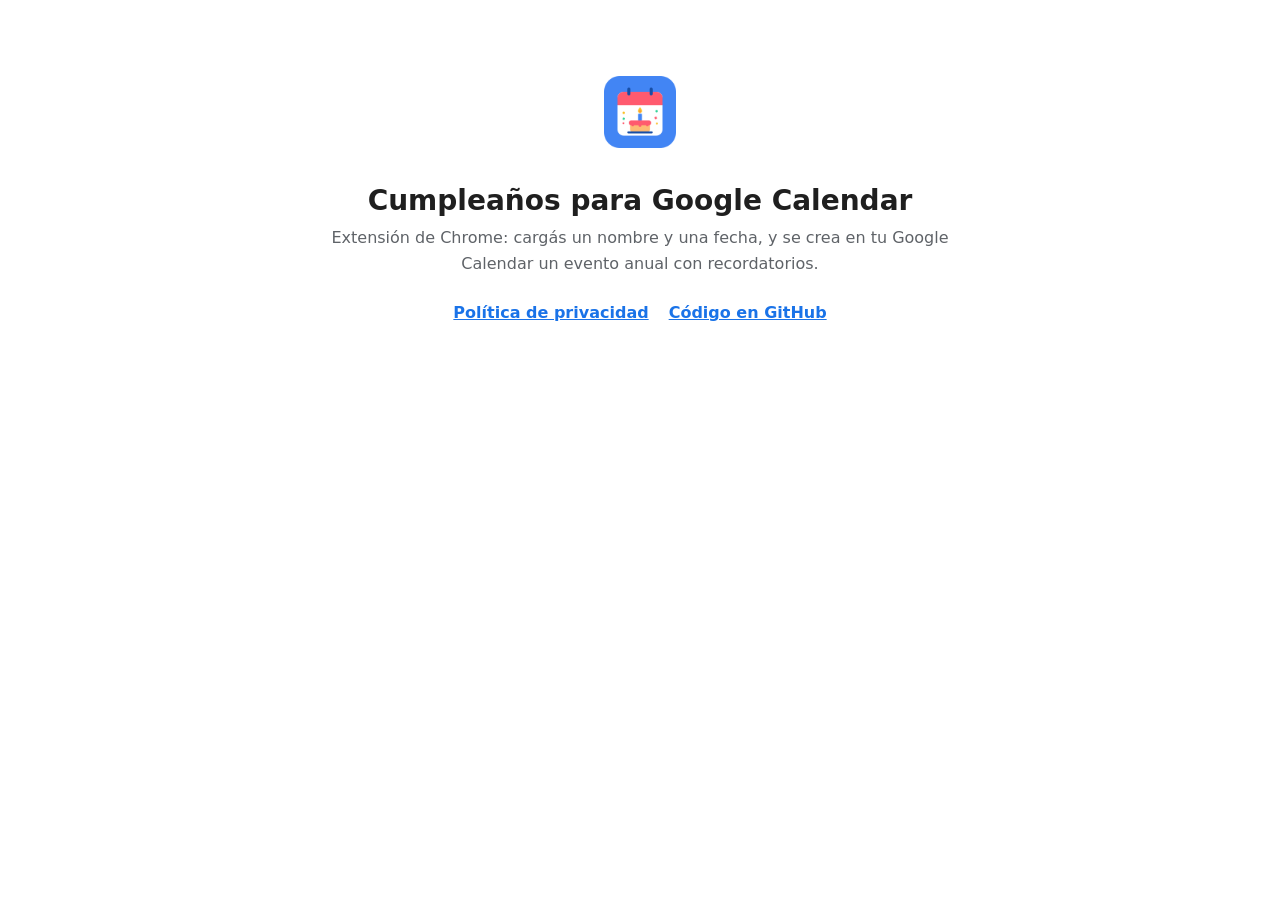
<file: docs/index.html>
<!doctype html>
<html lang="es">
<head>
  <meta charset="utf-8">
  <meta name="viewport" content="width=device-width, initial-scale=1">
  <title>Cumpleaños para Google Calendar</title>
  <link rel="icon" href="icon128.png">
  <style>
    :root { --fg: #1f1f1f; --muted: #5f6368; --bg: #fff; --accent: #1a73e8; }
    @media (prefers-color-scheme: dark) {
      :root { --fg: #e8eaed; --muted: #9aa0a6; --bg: #202124; --accent: #8ab4f8; }
    }
    body { margin: 0; background: var(--bg); color: var(--fg); font: 16px/1.6 system-ui, -apple-system, "Segoe UI", Roboto, sans-serif; }
    main { max-width: 640px; margin: 0 auto; padding: 64px 16px; text-align: center; }
    img { width: 96px; height: 96px; }
    h1 { font-size: 28px; margin: 16px 0 8px; line-height: 1.2; }
    p { color: var(--muted); margin: 0 0 24px; }
    nav { display: flex; gap: 20px; justify-content: center; flex-wrap: wrap; }
    a { color: var(--accent); font-weight: 600; }
  </style>
</head>
<body>
<main>
  <img src="icon128.png" alt="">
  <h1>Cumpleaños para Google Calendar</h1>
  <p>Extensión de Chrome: cargás un nombre y una fecha, y se crea en tu Google Calendar un evento anual con recordatorios.</p>
  <nav>
    <a href="privacy.html">Política de privacidad</a>
    <a href="https://github.com/smalirat/birthdays-alarms">Código en GitHub</a>
  </nav>
</main>
</body>
</html>
</file>
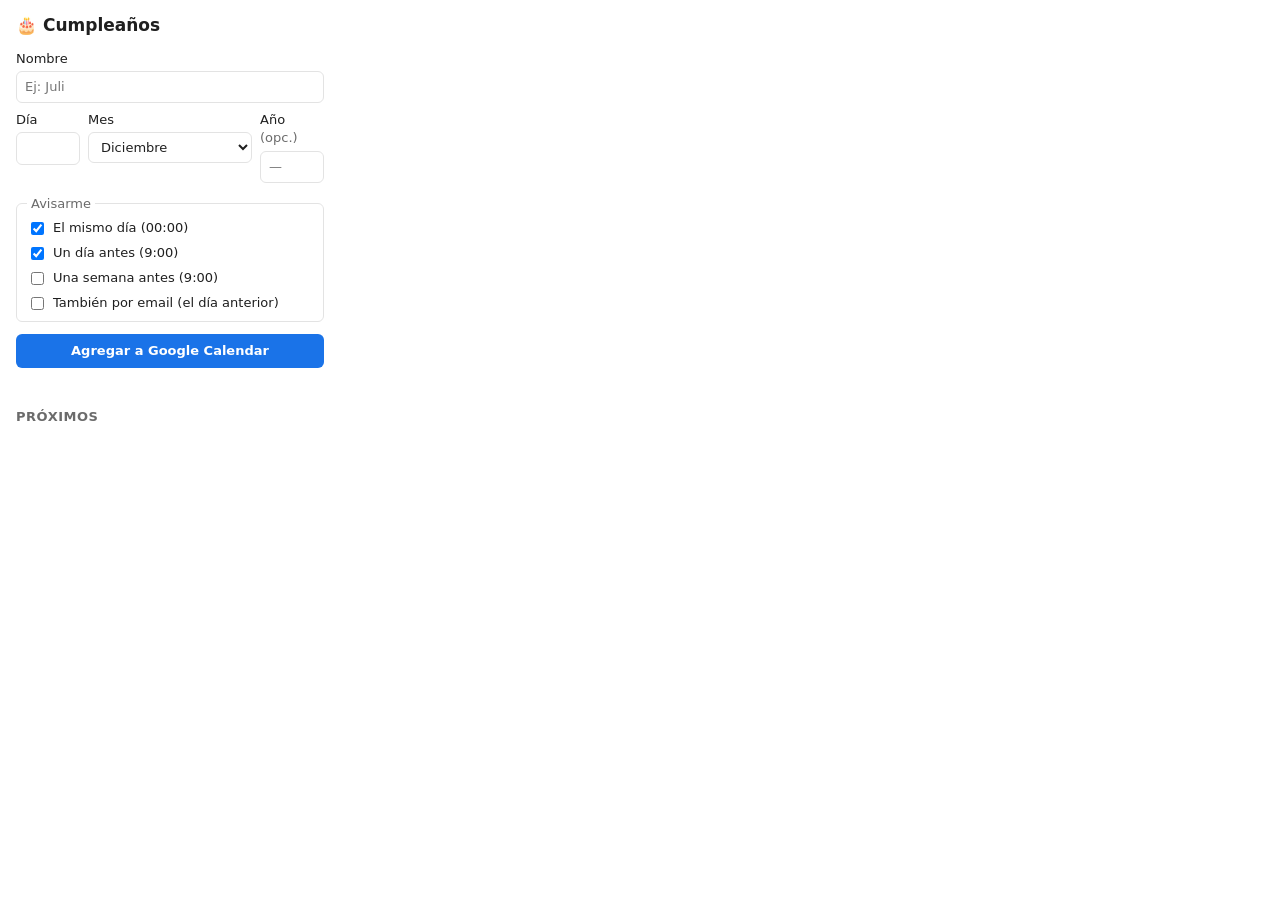
<file: popup.html>
<!doctype html>
<html lang="es">
<head>
  <meta charset="utf-8">
  <title>Cumpleaños</title>
  <link rel="stylesheet" href="popup.css">
</head>
<body>
  <h1>🎂 Cumpleaños</h1>

  <form id="form" autocomplete="off">
    <label>
      Nombre
      <input id="name" type="text" required maxlength="80" placeholder="Ej: Juli">
    </label>

    <div class="row">
      <label>
        Día
        <input id="day" type="number" min="1" max="31" required>
      </label>
      <label class="grow">
        Mes
        <select id="month" required></select>
      </label>
      <label>
        Año <span class="muted">(opc.)</span>
        <input id="year" type="number" min="1900" max="2100" placeholder="—">
      </label>
    </div>

    <fieldset>
      <legend>Avisarme</legend>
      <div id="reminders"></div>
      <label class="check">
        <input id="email" type="checkbox"> También por email (el día anterior)
      </label>
    </fieldset>

    <button id="submit" type="submit">Agregar a Google Calendar</button>
    <p id="status" role="status"></p>
  </form>

  <section>
    <h2>Próximos</h2>
    <button id="connect" type="button" class="secondary" hidden>Conectar con Google</button>
    <ul id="list"></ul>
  </section>

  <script src="popup.js"></script>
</body>
</html>
</file>
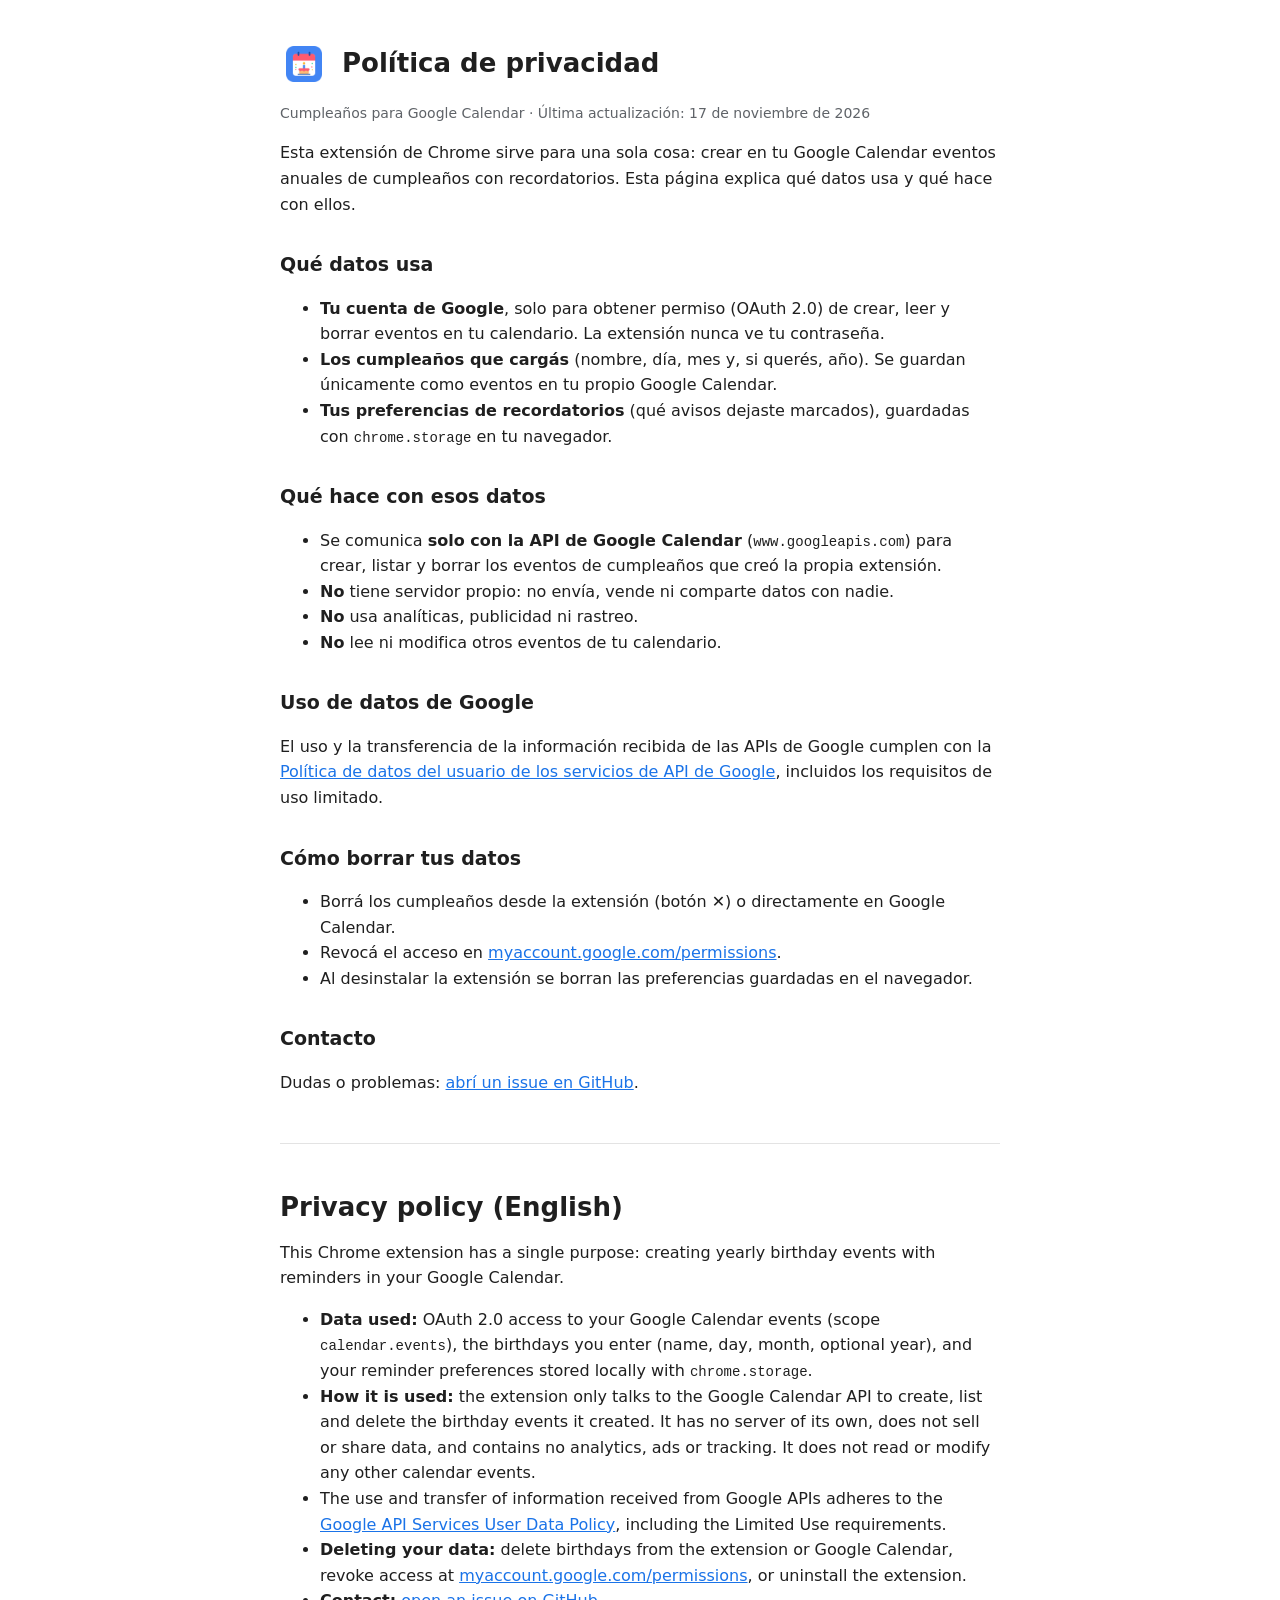
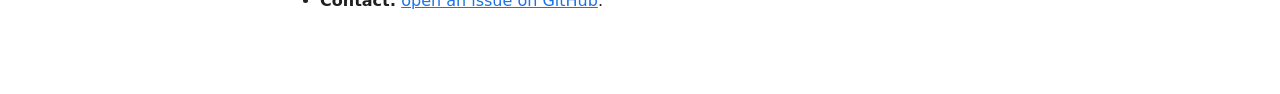
<file: docs/privacy.html>
<!doctype html>
<html lang="es">
<head>
  <meta charset="utf-8">
  <meta name="viewport" content="width=device-width, initial-scale=1">
  <title>Política de privacidad · Cumpleaños para Google Calendar</title>
  <link rel="icon" href="icon128.png">
  <style>
    :root { --fg: #1f1f1f; --muted: #5f6368; --bg: #fff; --line: #e3e3e3; --accent: #1a73e8; }
    @media (prefers-color-scheme: dark) {
      :root { --fg: #e8eaed; --muted: #9aa0a6; --bg: #202124; --line: #3c4043; --accent: #8ab4f8; }
    }
    body { margin: 0; background: var(--bg); color: var(--fg); font: 16px/1.6 system-ui, -apple-system, "Segoe UI", Roboto, sans-serif; }
    main { max-width: 720px; margin: 0 auto; padding: 40px 16px 64px; }
    header { display: flex; align-items: center; gap: 14px; margin-bottom: 8px; }
    header img { width: 48px; height: 48px; }
    h1 { font-size: 26px; margin: 0; line-height: 1.2; }
    h2 { font-size: 19px; margin: 32px 0 8px; }
    .muted { color: var(--muted); font-size: 14px; }
    a { color: var(--accent); }
    hr { border: 0; border-top: 1px solid var(--line); margin: 48px 0; }
    code { font-size: 14px; }
  </style>
</head>
<body>
<main>
  <header>
    <img src="icon128.png" alt="">
    <h1>Política de privacidad</h1>
  </header>
  <p class="muted">Cumpleaños para Google Calendar · Última actualización: 17 de noviembre de 2026</p>

  <p>Esta extensión de Chrome sirve para una sola cosa: crear en tu Google Calendar eventos anuales de cumpleaños con recordatorios. Esta página explica qué datos usa y qué hace con ellos.</p>

  <h2>Qué datos usa</h2>
  <ul>
    <li><strong>Tu cuenta de Google</strong>, solo para obtener permiso (OAuth 2.0) de crear, leer y borrar eventos en tu calendario. La extensión nunca ve tu contraseña.</li>
    <li><strong>Los cumpleaños que cargás</strong> (nombre, día, mes y, si querés, año). Se guardan únicamente como eventos en tu propio Google Calendar.</li>
    <li><strong>Tus preferencias de recordatorios</strong> (qué avisos dejaste marcados), guardadas con <code>chrome.storage</code> en tu navegador.</li>
  </ul>

  <h2>Qué hace con esos datos</h2>
  <ul>
    <li>Se comunica <strong>solo con la API de Google Calendar</strong> (<code>www.googleapis.com</code>) para crear, listar y borrar los eventos de cumpleaños que creó la propia extensión.</li>
    <li><strong>No</strong> tiene servidor propio: no envía, vende ni comparte datos con nadie.</li>
    <li><strong>No</strong> usa analíticas, publicidad ni rastreo.</li>
    <li><strong>No</strong> lee ni modifica otros eventos de tu calendario.</li>
  </ul>

  <h2>Uso de datos de Google</h2>
  <p>El uso y la transferencia de la información recibida de las APIs de Google cumplen con la <a href="https://developers.google.com/terms/api-services-user-data-policy">Política de datos del usuario de los servicios de API de Google</a>, incluidos los requisitos de uso limitado.</p>

  <h2>Cómo borrar tus datos</h2>
  <ul>
    <li>Borrá los cumpleaños desde la extensión (botón ✕) o directamente en Google Calendar.</li>
    <li>Revocá el acceso en <a href="https://myaccount.google.com/permissions">myaccount.google.com/permissions</a>.</li>
    <li>Al desinstalar la extensión se borran las preferencias guardadas en el navegador.</li>
  </ul>

  <h2>Contacto</h2>
  <p>Dudas o problemas: <a href="https://github.com/smalirat/birthdays-alarms/issues">abrí un issue en GitHub</a>.</p>

  <hr>

  <h1 lang="en">Privacy policy (English)</h1>
  <div lang="en">
    <p>This Chrome extension has a single purpose: creating yearly birthday events with reminders in your Google Calendar.</p>
    <ul>
      <li><strong>Data used:</strong> OAuth 2.0 access to your Google Calendar events (scope <code>calendar.events</code>), the birthdays you enter (name, day, month, optional year), and your reminder preferences stored locally with <code>chrome.storage</code>.</li>
      <li><strong>How it is used:</strong> the extension only talks to the Google Calendar API to create, list and delete the birthday events it created. It has no server of its own, does not sell or share data, and contains no analytics, ads or tracking. It does not read or modify any other calendar events.</li>
      <li>The use and transfer of information received from Google APIs adheres to the <a href="https://developers.google.com/terms/api-services-user-data-policy">Google API Services User Data Policy</a>, including the Limited Use requirements.</li>
      <li><strong>Deleting your data:</strong> delete birthdays from the extension or Google Calendar, revoke access at <a href="https://myaccount.google.com/permissions">myaccount.google.com/permissions</a>, or uninstall the extension.</li>
      <li><strong>Contact:</strong> <a href="https://github.com/smalirat/birthdays-alarms/issues">open an issue on GitHub</a>.</li>
    </ul>
  </div>
</main>
</body>
</html>
</file>
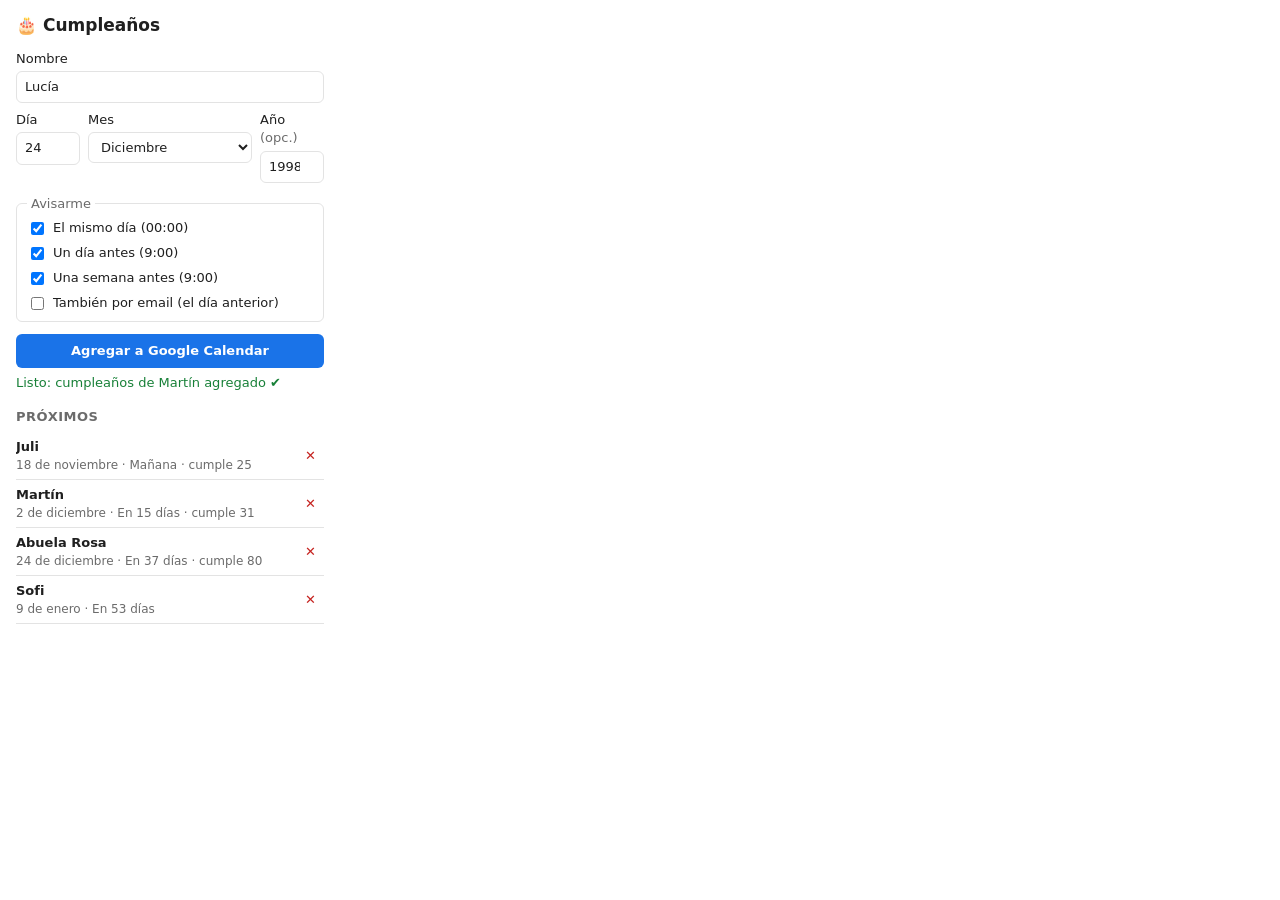
<file: store/src/popup-mock.html>
<!doctype html>
<html lang="es">
<head>
  <meta charset="utf-8">
  <!-- Copia estática del popup con datos de ejemplo, solo para las capturas de la tienda -->
  <link rel="stylesheet" href="../../popup.css">
  <style>body { overflow: hidden; }</style>
</head>
<body>
  <h1>🎂 Cumpleaños</h1>
  <form autocomplete="off">
    <label>Nombre <input type="text" value="Lucía"></label>
    <div class="row">
      <label>Día <input type="number" value="24"></label>
      <label class="grow">Mes <select><option>Diciembre</option></select></label>
      <label>Año <span class="muted">(opc.)</span> <input type="number" value="1998"></label>
    </div>
    <fieldset>
      <legend>Avisarme</legend>
      <label class="check"><input type="checkbox" checked> El mismo día (00:00)</label>
      <label class="check"><input type="checkbox" checked> Un día antes (9:00)</label>
      <label class="check"><input type="checkbox" checked> Una semana antes (9:00)</label>
      <label class="check"><input type="checkbox"> También por email (el día anterior)</label>
    </fieldset>
    <button type="button">Agregar a Google Calendar</button>
    <p id="status" class="ok">Listo: cumpleaños de Martín agregado ✔</p>
  </form>
  <section>
    <h2>Próximos</h2>
    <ul>
      <li><div class="info"><div class="who">Juli</div><div class="when">18 de noviembre · Mañana · cumple 25</div></div><button class="del">✕</button></li>
      <li><div class="info"><div class="who">Martín</div><div class="when">2 de diciembre · En 15 días · cumple 31</div></div><button class="del">✕</button></li>
      <li><div class="info"><div class="who">Abuela Rosa</div><div class="when">24 de diciembre · En 37 días · cumple 80</div></div><button class="del">✕</button></li>
      <li><div class="info"><div class="who">Sofi</div><div class="when">9 de enero · En 53 días</div></div><button class="del">✕</button></li>
    </ul>
  </section>
</body>
</html>
</file>
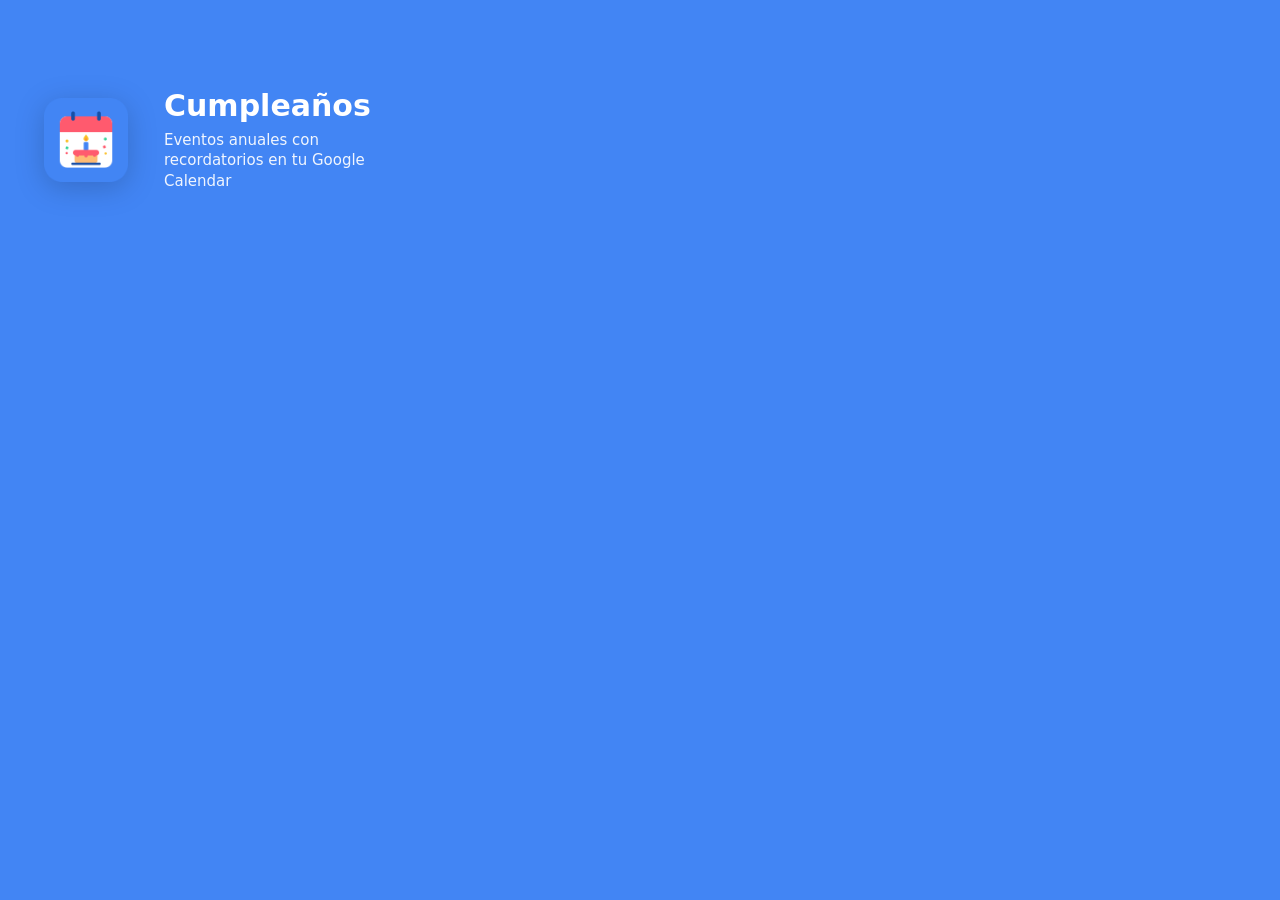
<file: store/src/promo.html>
<!doctype html>
<html lang="es">
<head>
  <meta charset="utf-8">
  <style>
    html, body { margin: 0; width: 440px; height: 280px; overflow: hidden; }
    body {
      display: flex; align-items: center; gap: 22px; padding: 0 30px; box-sizing: border-box;
      background: #4285f4; color: #fff;
      font-family: system-ui, -apple-system, "Segoe UI", Roboto, sans-serif;
    }
    img { width: 112px; height: 112px; flex: none; filter: drop-shadow(0 6px 14px rgba(0,0,0,.18)); }
    h1 { font-size: 30px; line-height: 1.1; margin: 0 0 8px; }
    p { font-size: 15px; line-height: 1.35; margin: 0; opacity: .92; }
  </style>
</head>
<body>
  <img src="../../icons/icon128.png" alt="">
  <div>
    <h1>Cumpleaños</h1>
    <p>Eventos anuales con recordatorios en tu Google Calendar</p>
  </div>
</body>
</html>
</file>
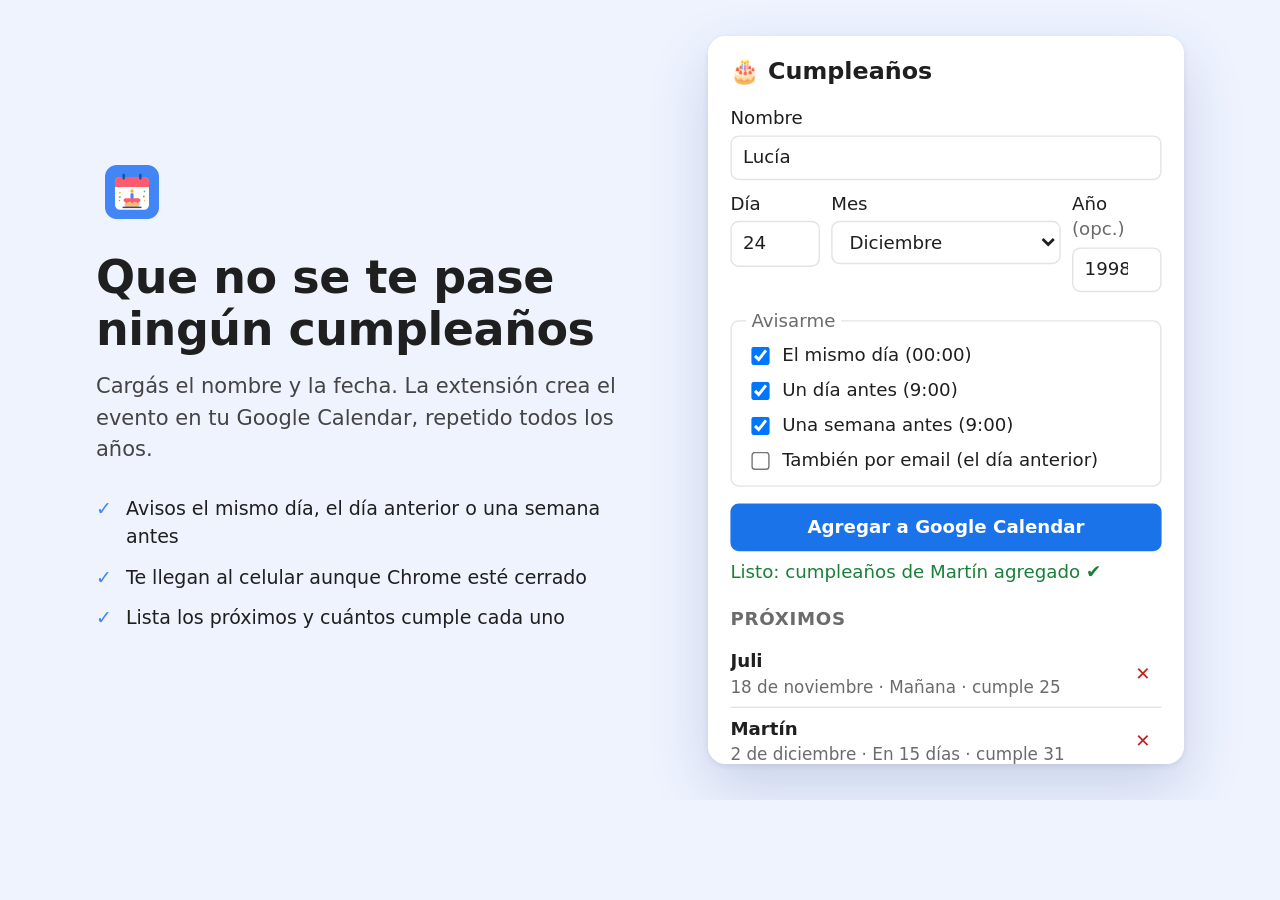
<file: store/src/screenshot.html>
<!doctype html>
<html lang="es">
<head>
  <meta charset="utf-8">
  <style>
    * { box-sizing: border-box; }
    html, body { margin: 0; width: 1280px; height: 800px; overflow: hidden; }
    body {
      display: flex; align-items: center; gap: 72px; padding: 0 96px;
      background: #eef3fe; color: #1f1f1f;
      font-family: system-ui, -apple-system, "Segoe UI", Roboto, sans-serif;
    }
    .copy { flex: 1; }
    .copy img { width: 72px; height: 72px; }
    h1 { font-size: 46px; line-height: 1.12; margin: 20px 0 16px; letter-spacing: -.01em; }
    p { font-size: 21px; line-height: 1.5; color: #444; margin: 0 0 28px; }
    ul { list-style: none; padding: 0; margin: 0; font-size: 19px; line-height: 1.5; }
    li { padding-left: 30px; position: relative; margin-bottom: 12px; }
    li::before { content: "✓"; position: absolute; left: 0; color: #4285f4; font-weight: 700; }
    .frame {
      width: 476px; height: 728px; flex: none;
      border-radius: 18px; background: #fff; overflow: hidden;
      box-shadow: 0 2px 6px rgba(0,0,0,.08), 0 24px 60px rgba(30,60,140,.18);
    }
    iframe { border: 0; width: 340px; height: 520px; transform: scale(1.4); transform-origin: 0 0; }
  </style>
</head>
<body>
  <div class="copy">
    <img src="../../icons/icon128.png" alt="">
    <h1>Que no se te pase<br>ningún cumpleaños</h1>
    <p>Cargás el nombre y la fecha. La extensión crea el evento en tu Google Calendar, repetido todos los años.</p>
    <ul>
      <li>Avisos el mismo día, el día anterior o una semana antes</li>
      <li>Te llegan al celular aunque Chrome esté cerrado</li>
      <li>Lista los próximos y cuántos cumple cada uno</li>
    </ul>
  </div>
  <div class="frame"><iframe src="popup-mock.html"></iframe></div>
</body>
</html>
</file>
<file: popup.css>
:root {
  --bg: #ffffff;
  --fg: #1f1f1f;
  --muted: #6b6b6b;
  --line: #e3e3e3;
  --accent: #1a73e8;
  --danger: #c5221f;
  --ok: #188038;
}
@media (prefers-color-scheme: dark) {
  :root {
    --bg: #202124;
    --fg: #e8eaed;
    --muted: #9aa0a6;
    --line: #3c4043;
    --accent: #8ab4f8;
    --danger: #f28b82;
    --ok: #81c995;
  }
}

* { box-sizing: border-box; }

body {
  width: 340px;
  margin: 0;
  padding: 14px 16px 16px;
  font: 13px/1.4 system-ui, -apple-system, "Segoe UI", Roboto, sans-serif;
  background: var(--bg);
  color: var(--fg);
}

h1 { font-size: 17px; margin: 0 0 12px; }
h2 { font-size: 13px; margin: 16px 0 6px; color: var(--muted); text-transform: uppercase; letter-spacing: .04em; }

label { display: block; margin-bottom: 8px; font-weight: 500; }
.muted { color: var(--muted); font-weight: 400; }

input[type="text"], input[type="number"], select {
  display: block;
  width: 100%;
  margin-top: 3px;
  padding: 6px 8px;
  border: 1px solid var(--line);
  border-radius: 6px;
  background: transparent;
  color: inherit;
  font: inherit;
}
select option { background: var(--bg); }

.row { display: flex; gap: 8px; }
.row label { width: 64px; }
.row label.grow { flex: 1; width: auto; }

fieldset {
  border: 1px solid var(--line);
  border-radius: 6px;
  margin: 4px 0 12px;
  padding: 6px 10px 2px;
}
legend { padding: 0 4px; color: var(--muted); }
label.check { font-weight: 400; display: flex; align-items: center; gap: 6px; margin-bottom: 6px; }

button {
  width: 100%;
  padding: 8px;
  border: 0;
  border-radius: 6px;
  background: var(--accent);
  color: var(--bg);
  font: inherit;
  font-weight: 600;
  cursor: pointer;
}
button:disabled { opacity: .6; cursor: default; }
button.secondary { background: transparent; color: var(--accent); border: 1px solid var(--line); }

#status { min-height: 18px; margin: 6px 0 0; }
#status.ok { color: var(--ok); }
#status.error { color: var(--danger); }

ul { list-style: none; margin: 0; padding: 0; max-height: 220px; overflow-y: auto; }
li {
  display: flex;
  align-items: center;
  gap: 8px;
  padding: 6px 0;
  border-bottom: 1px solid var(--line);
}
li .info { flex: 1; min-width: 0; }
li .who { font-weight: 600; overflow: hidden; text-overflow: ellipsis; white-space: nowrap; }
li .when { color: var(--muted); font-size: 12px; }
li .del {
  width: auto;
  padding: 2px 8px;
  background: transparent;
  color: var(--danger);
  font-weight: 400;
}
li.empty { color: var(--muted); border: 0; }
</file>
